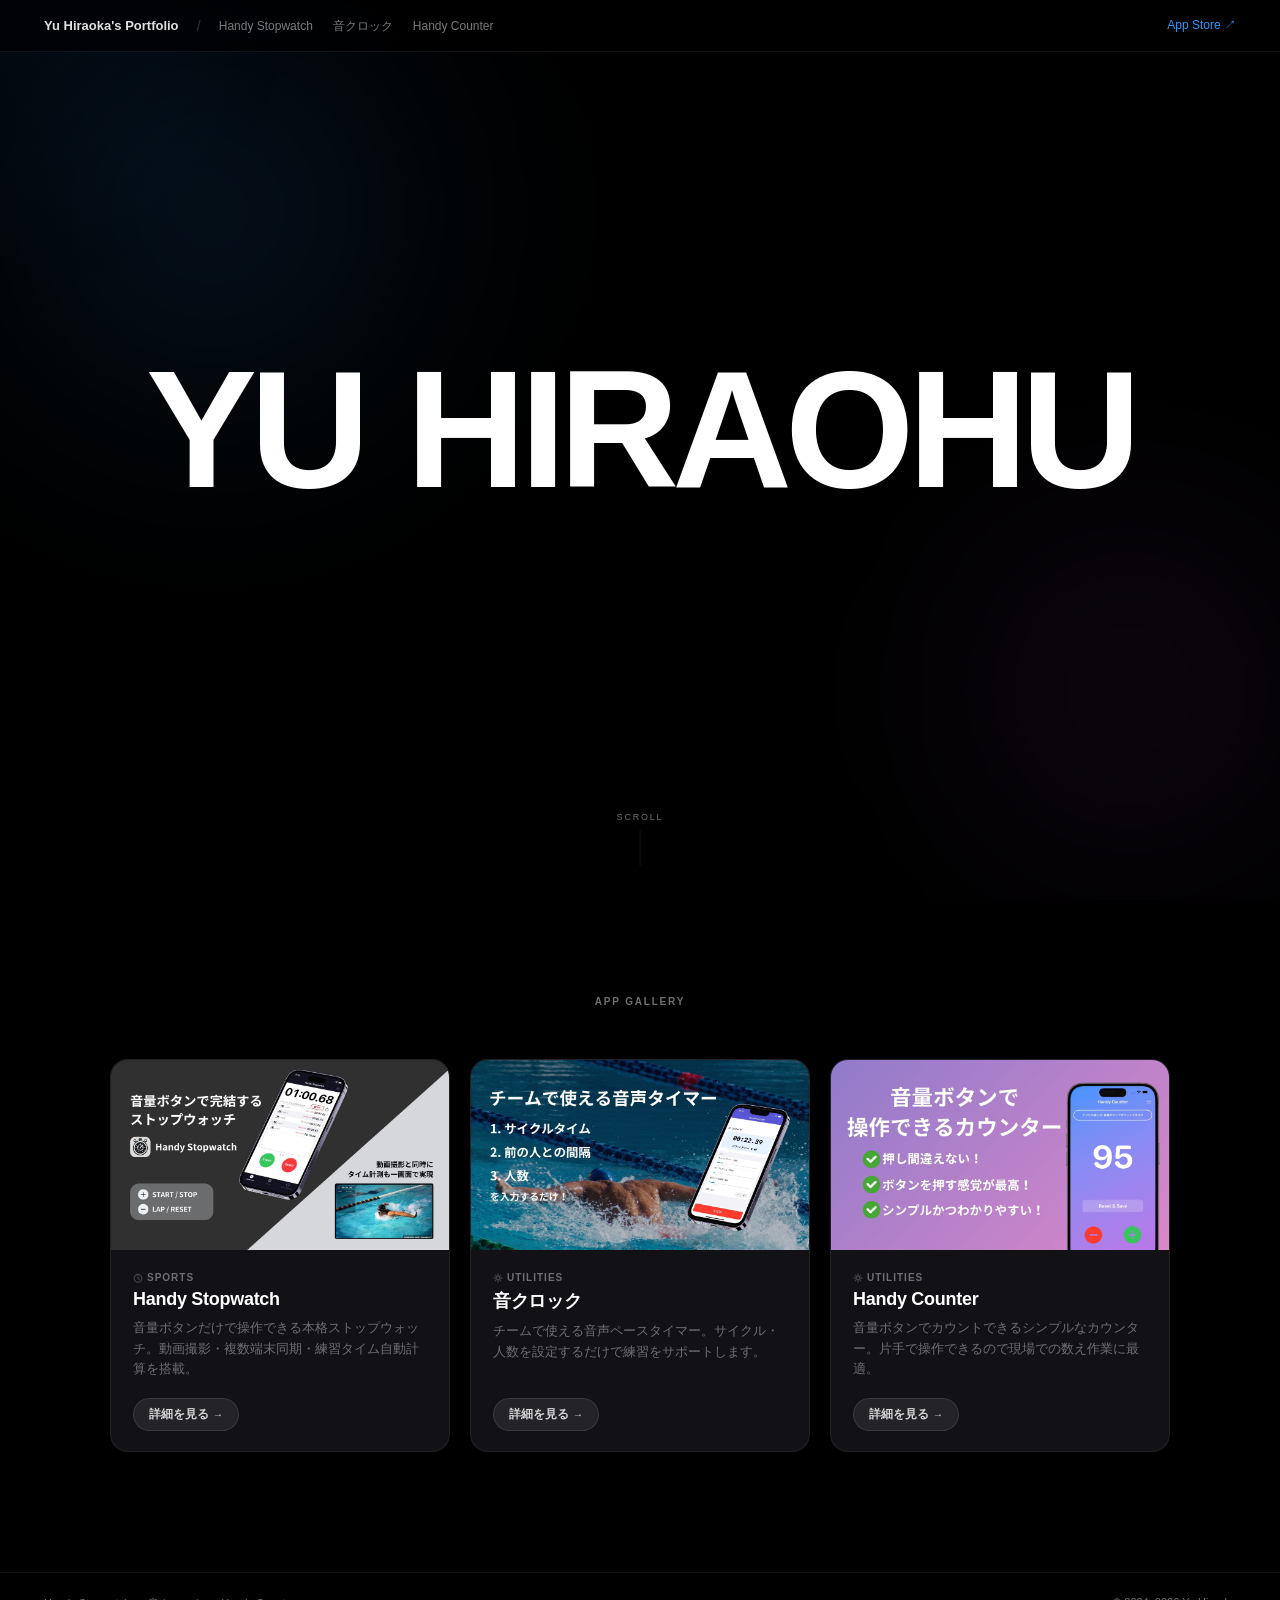
<file: index.html>
<!doctype html>
<html lang="ja">
<head>
    <title>Yu Hiraoka — iOS Developer</title>
    <meta charset="utf-8">
    <meta name="viewport" content="width=device-width,initial-scale=1.0">
    <link rel="icon" type="image/png" sizes="32x32" href="images/favicon-32.png">
    <link rel="apple-touch-icon" sizes="180x180" href="images/favicon-180.png">
    <style>
        *, *::before, *::after { box-sizing: border-box; margin: 0; padding: 0; }

        :root {
            --bg:     #000;
            --s2:     #111116;
            --border: rgba(255,255,255,0.07);
            --text:   #f0f0f5;
            --muted:  #6e6e73;
            --blue:   #2997ff;
        }

        html { scroll-behavior: smooth; }

        body {
            background: var(--bg);
            color: var(--text);
            font-family: -apple-system, BlinkMacSystemFont, "SF Pro Display",
                         "Helvetica Neue", Arial, sans-serif;
            -webkit-font-smoothing: antialiased;
            overflow-x: hidden;
        }

        /* ═══ UNIVERSAL NAV ═══ */
        nav {
            position: fixed;
            inset: 0 0 auto 0;
            z-index: 200;
            height: 52px;
            display: flex;
            align-items: center;
            padding: 0 44px;
            gap: 0;
            background: rgba(0,0,0,0.72);
            backdrop-filter: saturate(180%) blur(20px);
            -webkit-backdrop-filter: saturate(180%) blur(20px);
            border-bottom: 1px solid var(--border);
        }
        .nav-brand {
            font-size: 13px;
            font-weight: 600;
            color: rgba(255,255,255,.88);
            text-decoration: none;
            white-space: nowrap;
            flex-shrink: 0;
            transition: opacity .15s;
        }
        .nav-brand:hover { opacity: .72; }

        /* creative separator */
        .nav-sep {
            margin: 0 18px;
            color: rgba(255,255,255,.18);
            font-size: 15px;
            font-weight: 300;
            flex-shrink: 0;
            user-select: none;
        }

        /* Left-aligned product links */
        .nav-products {
            list-style: none;
            display: flex;
            gap: 20px;
            margin-right: auto;  /* pushes App Store to far right */
        }
        .nav-products a {
            font-size: 12px;
            font-weight: 500;
            color: rgba(255,255,255,.48);
            text-decoration: none;
            white-space: nowrap;
            position: relative;
            padding-bottom: 1px;
            transition: color .18s;
        }
        /* underline slide-in on hover */
        .nav-products a::after {
            content: '';
            position: absolute;
            bottom: -1px; left: 0;
            width: 0; height: 1px;
            background: rgba(255,255,255,.45);
            transition: width .24s ease;
        }
        .nav-products a:hover { color: rgba(255,255,255,.85); }
        .nav-products a:hover::after { width: 100%; }
        .nav-products a.active {
            color: #fff;
            font-weight: 600;
        }
        .nav-products a.active::after {
            width: 100%;
            background: #fff;
        }

        /* Right: App Store CTA */
        .nav-cta {
            font-size: 12px;
            font-weight: 500;
            color: var(--blue);
            text-decoration: none;
            flex-shrink: 0;
            transition: opacity .15s;
        }
        .nav-cta:hover { opacity: .72; }

        @media (max-width: 740px) {
            nav { padding: 0 20px; position: relative; }
            .nav-sep, .nav-products { display: none; }
            .nav-cta {
                position: absolute;
                left: 50%;
                transform: translateX(-50%);
            }
        }

        /* ═══ CURSOR GLOW ═══ */
        #glow {
            position: fixed;
            width: 600px; height: 600px;
            border-radius: 50%;
            background: radial-gradient(circle, rgba(41,151,255,.055) 0%, transparent 70%);
            pointer-events: none;
            transform: translate(-50%,-50%);
            z-index: 1;
            transition: left .12s ease, top .12s ease;
        }

        /* ═══ HERO ═══ */
        .hero {
            position: relative;
            height: 100svh;
            min-height: 600px;
            display: flex;
            flex-direction: column;
            align-items: center;
            justify-content: center;
            overflow: hidden;
        }

        .blob {
            position: absolute;
            border-radius: 50%;
            filter: blur(110px);
            pointer-events: none;
        }
        .blob-a {
            width: 540px; height: 540px;
            background: radial-gradient(circle, rgba(41,151,255,.18) 0%, transparent 70%);
            top: -60px; left: -60px;
            animation: blobA 22s ease-in-out infinite;
        }
        .blob-b {
            width: 420px; height: 420px;
            background: radial-gradient(circle, rgba(191,90,242,.14) 0%, transparent 70%);
            bottom: 0; right: -60px;
            animation: blobB 28s ease-in-out infinite;
        }
        @keyframes blobA {
            0%,100% { transform: translate(0,0) scale(1); }
            40%      { transform: translate(120px,100px) scale(1.1); }
            70%      { transform: translate(-30px,140px) scale(.92); }
        }
        @keyframes blobB {
            0%,100% { transform: translate(0,0) scale(1); }
            55%      { transform: translate(-140px,-90px) scale(1.14); }
        }

        .hero-name {
            position: relative;
            z-index: 2;
            font-size: clamp(62px, 13vw, 210px);
            font-weight: 800;
            letter-spacing: -.042em;
            line-height: .92;
            color: #fff;
            text-align: center;
            white-space: nowrap;
            cursor: default;
            user-select: none;
        }
        .hl {
            display: inline-block;
            transition: transform .32s cubic-bezier(.34,1.56,.64,1), color .24s;
            will-change: transform, color;
        }
        .hl-sp { display: inline-block; width: .26em; }

        .hero-role {
            position: relative;
            z-index: 2;
            margin-top: 26px;
            font-size: clamp(10px, 1.2vw, 13px);
            font-weight: 500;
            letter-spacing: .22em;
            text-transform: uppercase;
            color: var(--muted);
            opacity: 0;
            transform: translateY(10px);
            transition: opacity .7s ease, transform .7s ease;
        }
        .hero-role.show { opacity: 1; transform: translateY(0); }

        .scroll-hint {
            position: absolute;
            bottom: 34px; left: 50%;
            transform: translateX(-50%);
            display: flex; flex-direction: column; align-items: center; gap: 8px;
            opacity: 0;
            animation: fadeIn .5s ease 2.8s forwards;
        }
        .scroll-hint span {
            font-size: 9px; letter-spacing: .2em;
            text-transform: uppercase; color: var(--muted);
        }
        .scroll-bar {
            width: 1px; height: 36px;
            background: var(--border); overflow: hidden; position: relative;
        }
        .scroll-pip {
            width: 1px; height: 12px;
            background: rgba(255,255,255,.32);
            position: absolute; top: -12px;
            animation: pip 2.2s ease-in-out 2.8s infinite;
        }
        @keyframes pip {
            0%   { top: -12px; opacity: 0; }
            20%  { opacity: 1; }
            80%  { opacity: 1; }
            100% { top: 36px; opacity: 0; }
        }
        @keyframes fadeIn { to { opacity: 1; } }

        /* ═══ GALLERY ═══ */
        .gallery {
            padding: 96px 44px 120px;
        }
        .gallery-label {
            text-align: center;
            font-size: 10px;
            font-weight: 600;
            letter-spacing: .18em;
            text-transform: uppercase;
            color: var(--muted);
            margin-bottom: 52px;
        }
        .gallery-grid {
            max-width: 1060px;
            margin: 0 auto;
            display: grid;
            grid-template-columns: repeat(3, 1fr);
            gap: 20px;
        }

        /* Card */
        .card {
            background: var(--s2);
            border: 1px solid var(--border);
            border-radius: 18px;
            overflow: hidden;
            cursor: pointer;
            display: flex;
            flex-direction: column;
            transition: opacity .6s ease, transform .6s ease,
                        border-color .25s, box-shadow .3s;
            opacity: 0;
            transform: translateY(32px);
        }
        .card.visible { opacity: 1; transform: translateY(0); }
        .card:hover {
            border-color: rgba(255,255,255,.15);
            transform: translateY(-6px);
            box-shadow: 0 32px 72px rgba(0,0,0,.65);
        }
        .card-img {
            width: 100%;
            aspect-ratio: 2208 / 1242;
            overflow: hidden;
            flex-shrink: 0;
        }
        .card-img img {
            width: 100%; height: 100%;
            object-fit: cover;
            display: block;
            transition: transform .5s ease;
        }
        .card:hover .card-img img { transform: scale(1.04); }
        .card-body {
            padding: 22px 22px 20px;
            display: flex;
            flex-direction: column;
            flex: 1;
        }
        .card-cat {
            font-size: 10px;
            font-weight: 600;
            letter-spacing: .1em;
            text-transform: uppercase;
            color: var(--muted);
            margin-bottom: 5px;
        }
        .card-name {
            font-size: 18px;
            font-weight: 700;
            letter-spacing: -.28px;
            color: #fff;
            margin-bottom: 8px;
        }
        .card-desc {
            font-size: 12.5px;
            font-weight: 300;
            color: var(--muted);
            line-height: 1.65;
            flex: 1;
            margin-bottom: 18px;
        }
        .card-btn {
            display: inline-flex;
            align-items: center;
            gap: 4px;
            font-size: 11.5px;
            font-weight: 600;
            padding: 8px 15px;
            border-radius: 980px;
            text-decoration: none;
            color: rgba(255,255,255,.82);
            background: rgba(255,255,255,.08);
            border: 1px solid rgba(255,255,255,.1);
            transition: background .2s, border-color .2s;
            width: fit-content;
        }
        .card-btn:hover {
            background: rgba(255,255,255,.14);
            border-color: rgba(255,255,255,.18);
        }
        .arr { font-size: 10px; transition: transform .2s; }
        .card:hover .arr { transform: translateX(3px); }

        /* ═══ SCROLL PROGRESS ═══ */
        #scroll-progress {
            position: fixed; top: 52px; left: 0;
            height: 2px;
            background: linear-gradient(90deg, var(--blue) 0%, #bf5af2 100%);
            width: 0; z-index: 199;
            pointer-events: none;
            transition: width .08s linear;
        }

        @media (max-width: 880px) {
            .gallery-grid { grid-template-columns: 1fr; max-width: 480px; margin: 0 auto; }
        }
        @media (max-width: 520px) {
            .gallery { padding: 80px 20px 100px; }
        }

        /* ═══ FOOTER ═══ */
        footer {
            border-top: 1px solid var(--border);
            padding: 20px 44px;
            display: flex;
            align-items: center;
            justify-content: space-between;
            flex-wrap: wrap;
            gap: 10px;
        }
        .footer-links { display: flex; gap: 18px; list-style: none; }
        .footer-links a {
            font-size: 11px; color: var(--muted);
            text-decoration: none; transition: color .15s;
        }
        .footer-links a:hover { color: #fff; }
        .footer-copy { font-size: 11px; color: var(--muted); }
        @media (max-width: 520px) {
            footer { padding: 20px; flex-direction: column; align-items: flex-start; gap: 12px; }
        }
    </style>
</head>
<body>

<!-- ═══ NAV (universal) ═══ -->
<nav>
    <a href="index.html" class="nav-brand">Yu Hiraoka's Portfolio</a>
    <span class="nav-sep">/</span>
    <ul class="nav-products">
        <li><a href="handy-stopwatch.html">Handy Stopwatch</a></li>
        <li><a href="https://apps.apple.com/jp/app/%E9%9F%B3%E3%82%AF%E3%83%AD%E3%83%83%E3%82%AF/id6504010049"
               target="_blank" rel="noopener">音クロック</a></li>
        <li><a href="https://apps.apple.com/jp/app/handy-counter-%E9%9F%B3%E9%87%8F%E3%83%9C%E3%82%BF%E3%83%B3%E3%81%A7%E3%82%AB%E3%82%A6%E3%83%B3%E3%83%88/id6520395429"
               target="_blank" rel="noopener">Handy Counter</a></li>
    </ul>
    <a href="https://apps.apple.com/jp/developer/yu-hiraoka/id1750657696"
       target="_blank" rel="noopener" class="nav-cta">App Store ↗</a>
</nav>
<div id="scroll-progress"></div>

<div id="glow"></div>

<!-- ═══ HERO ═══ -->
<section class="hero">
    <div class="blob blob-a"></div>
    <div class="blob blob-b"></div>
    <div class="hero-name" id="hero-name"></div>
    <p class="hero-role" id="hero-role">iOS Developer</p>
    <div class="scroll-hint">
        <span>Scroll</span>
        <div class="scroll-bar"><div class="scroll-pip"></div></div>
    </div>
</section>

<!-- ═══ GALLERY ═══ -->
<section class="gallery" id="apps">
    <p class="gallery-label">App Gallery</p>
    <div class="gallery-grid">

        <!-- Handy Stopwatch -->
        <div class="card" onclick="location.href='handy-stopwatch.html'">
            <div class="card-img">
                <img src="images/card_handy_stopwatch.jpg" alt="Handy Stopwatch">
            </div>
            <div class="card-body">
                <p class="card-cat"><svg width="10" height="10" viewBox="0 0 12 12" fill="none" stroke="currentColor" stroke-width="1.5" stroke-linecap="round" style="opacity:.5;vertical-align:middle;margin-right:4px;margin-bottom:1px"><circle cx="6" cy="6.5" r="4.5"/><polyline points="6 4.5 6 6.5 7.5 7.5"/><line x1="4" y1="1.5" x2="8" y2="1.5"/></svg>Sports</p>
                <p class="card-name">Handy Stopwatch</p>
                <p class="card-desc">音量ボタンだけで操作できる本格ストップウォッチ。動画撮影・複数端末同期・練習タイム自動計算を搭載。</p>
                <a href="handy-stopwatch.html" class="card-btn"
                   onclick="event.stopPropagation();">
                    詳細を見る <span class="arr">→</span>
                </a>
            </div>
        </div>

        <!-- 音クロック -->
        <div class="card" onclick="window.open('https://apps.apple.com/jp/app/%E9%9F%B3%E3%82%AF%E3%83%AD%E3%83%83%E3%82%AF/id6504010049','_blank')">
            <div class="card-img">
                <img src="images/card_oto_clock.jpg" alt="音クロック">
            </div>
            <div class="card-body">
                <p class="card-cat"><svg width="10" height="10" viewBox="0 0 12 12" fill="none" stroke="currentColor" stroke-width="1.5" stroke-linecap="round" style="opacity:.5;vertical-align:middle;margin-right:4px;margin-bottom:1px"><circle cx="6" cy="6" r="2"/><path d="M6 1v2M6 9v2M1 6h2M9 6h2M2.93 2.93l1.41 1.41M7.66 7.66l1.41 1.41M2.93 9.07l1.41-1.41M7.66 4.34l1.41-1.41"/></svg>Utilities</p>
                <p class="card-name">音クロック</p>
                <p class="card-desc">チームで使える音声ペースタイマー。サイクル・人数を設定するだけで練習をサポートします。</p>
                <a href="https://apps.apple.com/jp/app/%E9%9F%B3%E3%82%AF%E3%83%AD%E3%83%83%E3%82%AF/id6504010049"
                   target="_blank" rel="noopener" class="card-btn"
                   onclick="event.stopPropagation();">
                    詳細を見る <span class="arr">→</span>
                </a>
            </div>
        </div>

        <!-- Handy Counter -->
        <div class="card" onclick="window.open('https://apps.apple.com/jp/app/handy-counter-%E9%9F%B3%E9%87%8F%E3%83%9C%E3%82%BF%E3%83%B3%E3%81%A7%E3%82%AB%E3%82%A6%E3%83%B3%E3%83%88/id6520395429','_blank')">
            <div class="card-img">
                <img src="images/card_handy_counter.jpg" alt="Handy Counter">
            </div>
            <div class="card-body">
                <p class="card-cat"><svg width="10" height="10" viewBox="0 0 12 12" fill="none" stroke="currentColor" stroke-width="1.5" stroke-linecap="round" style="opacity:.5;vertical-align:middle;margin-right:4px;margin-bottom:1px"><circle cx="6" cy="6" r="2"/><path d="M6 1v2M6 9v2M1 6h2M9 6h2M2.93 2.93l1.41 1.41M7.66 7.66l1.41 1.41M2.93 9.07l1.41-1.41M7.66 4.34l1.41-1.41"/></svg>Utilities</p>
                <p class="card-name">Handy Counter</p>
                <p class="card-desc">音量ボタンでカウントできるシンプルなカウンター。片手で操作できるので現場での数え作業に最適。</p>
                <a href="https://apps.apple.com/jp/app/handy-counter-%E9%9F%B3%E9%87%8F%E3%83%9C%E3%82%BF%E3%83%B3%E3%81%A7%E3%82%AB%E3%82%A6%E3%83%B3%E3%83%88/id6520395429"
                   target="_blank" rel="noopener" class="card-btn"
                   onclick="event.stopPropagation();">
                    詳細を見る <span class="arr">→</span>
                </a>
            </div>
        </div>

    </div>
</section>

<!-- ═══ FOOTER ═══ -->
<footer>
    <ul class="footer-links">
        <li><a href="handy-stopwatch.html">Handy Stopwatch</a></li>
        <li><a href="https://apps.apple.com/jp/app/%E9%9F%B3%E3%82%AF%E3%83%AD%E3%83%83%E3%82%AF/id6504010049"
               target="_blank" rel="noopener">音クロック</a></li>
        <li><a href="https://apps.apple.com/jp/app/handy-counter-%E9%9F%B3%E9%87%8F%E3%83%9C%E3%82%BF%E3%83%B3%E3%81%A7%E3%82%AB%E3%82%A6%E3%83%B3%E3%83%88/id6520395429"
               target="_blank" rel="noopener">Handy Counter</a></li>
    </ul>
    <span class="footer-copy">© 2024–2026 Yu Hiraoka</span>
</footer>

<script>
(function () {
    /* cursor glow */
    var g = document.getElementById('glow');
    document.addEventListener('mousemove', function (e) {
        g.style.left = e.clientX + 'px';
        g.style.top  = e.clientY + 'px';
    });

    /* letter scramble */
    var NAME   = 'YU HIRAOKA';
    var CHARS  = 'ABCDEFGHIJKLMNOPQRSTUVWXYZ';
    var COLORS = ['#2997ff','#bf5af2','#ff453a','#ffd60a','#32d74b',
                  '#ff9f0a','#5ac8f5','#ff375f','#2997ff'];

    var nameEl = document.getElementById('hero-name');
    var roleEl = document.getElementById('hero-role');
    var spans  = [];
    var ci = 0;

    NAME.split('').forEach(function (ch) {
        var s = document.createElement('span');
        if (ch === ' ') { s.className = 'hl-sp'; nameEl.appendChild(s); return; }
        s.className = 'hl';
        s.dataset.final = ch;
        s.dataset.color = COLORS[ci % COLORS.length];
        s.textContent = CHARS[Math.floor(Math.random() * CHARS.length)];
        nameEl.appendChild(s);
        spans.push(s);
        ci++;
    });

    var settled = 0;
    spans.forEach(function (sp, i) {
        setTimeout(function () {
            var f = 0, FRAMES = 20, TICK = 40;
            var iv = setInterval(function () {
                if (f >= FRAMES) {
                    sp.textContent = sp.dataset.final;
                    clearInterval(iv);
                    if (++settled === spans.length) onDone();
                    return;
                }
                sp.textContent = CHARS[Math.floor(Math.random() * CHARS.length)];
                f++;
            }, TICK);
        }, 260 + i * 85);
    });

    function onDone() {
        roleEl.classList.add('show');
        if (window.matchMedia('(hover: hover) and (pointer: fine)').matches) magnetic();
    }

    function magnetic() {
        document.addEventListener('mousemove', function (e) {
            spans.forEach(function (sp) {
                var r = sp.getBoundingClientRect();
                var dx = e.clientX - (r.left + r.width / 2);
                var dy = e.clientY - (r.top  + r.height / 2);
                var d  = Math.sqrt(dx*dx + dy*dy);
                if (d < 160 && d > 0) {
                    var p = (1 - d/160) * 30;
                    sp.style.transform = 'translate('+(-dx/d*p)+'px,'+(-dy/d*p)+'px)';
                    sp.style.color = sp.dataset.color;
                } else {
                    sp.style.transform = '';
                    sp.style.color = '';
                }
            });
        });
    }
    /* ─── scroll progress ─── */
    var prog = document.getElementById('scroll-progress');
    if (prog) {
        window.addEventListener('scroll', function() {
            var h = document.body.scrollHeight - window.innerHeight;
            if (h > 0) prog.style.width = Math.min(window.scrollY / h * 100, 100) + '%';
        }, { passive: true });
    }

    /* ─── card stagger reveal ─── */
    var cards = document.querySelectorAll('.card');
    if ('IntersectionObserver' in window) {
        var cardObs = new IntersectionObserver(function(entries) {
            entries.forEach(function(entry) {
                if (!entry.isIntersecting) return;
                var i = Array.from(cards).indexOf(entry.target);
                entry.target.style.transitionDelay = (i % 3 * 0.12) + 's';
                entry.target.classList.add('visible');
                cardObs.unobserve(entry.target);
            });
        }, { threshold: 0.12 });
        cards.forEach(function(c) { cardObs.observe(c); });
    } else {
        cards.forEach(function(c) { c.classList.add('visible'); });
    }
})();
</script>
</body>
</html>
</file>
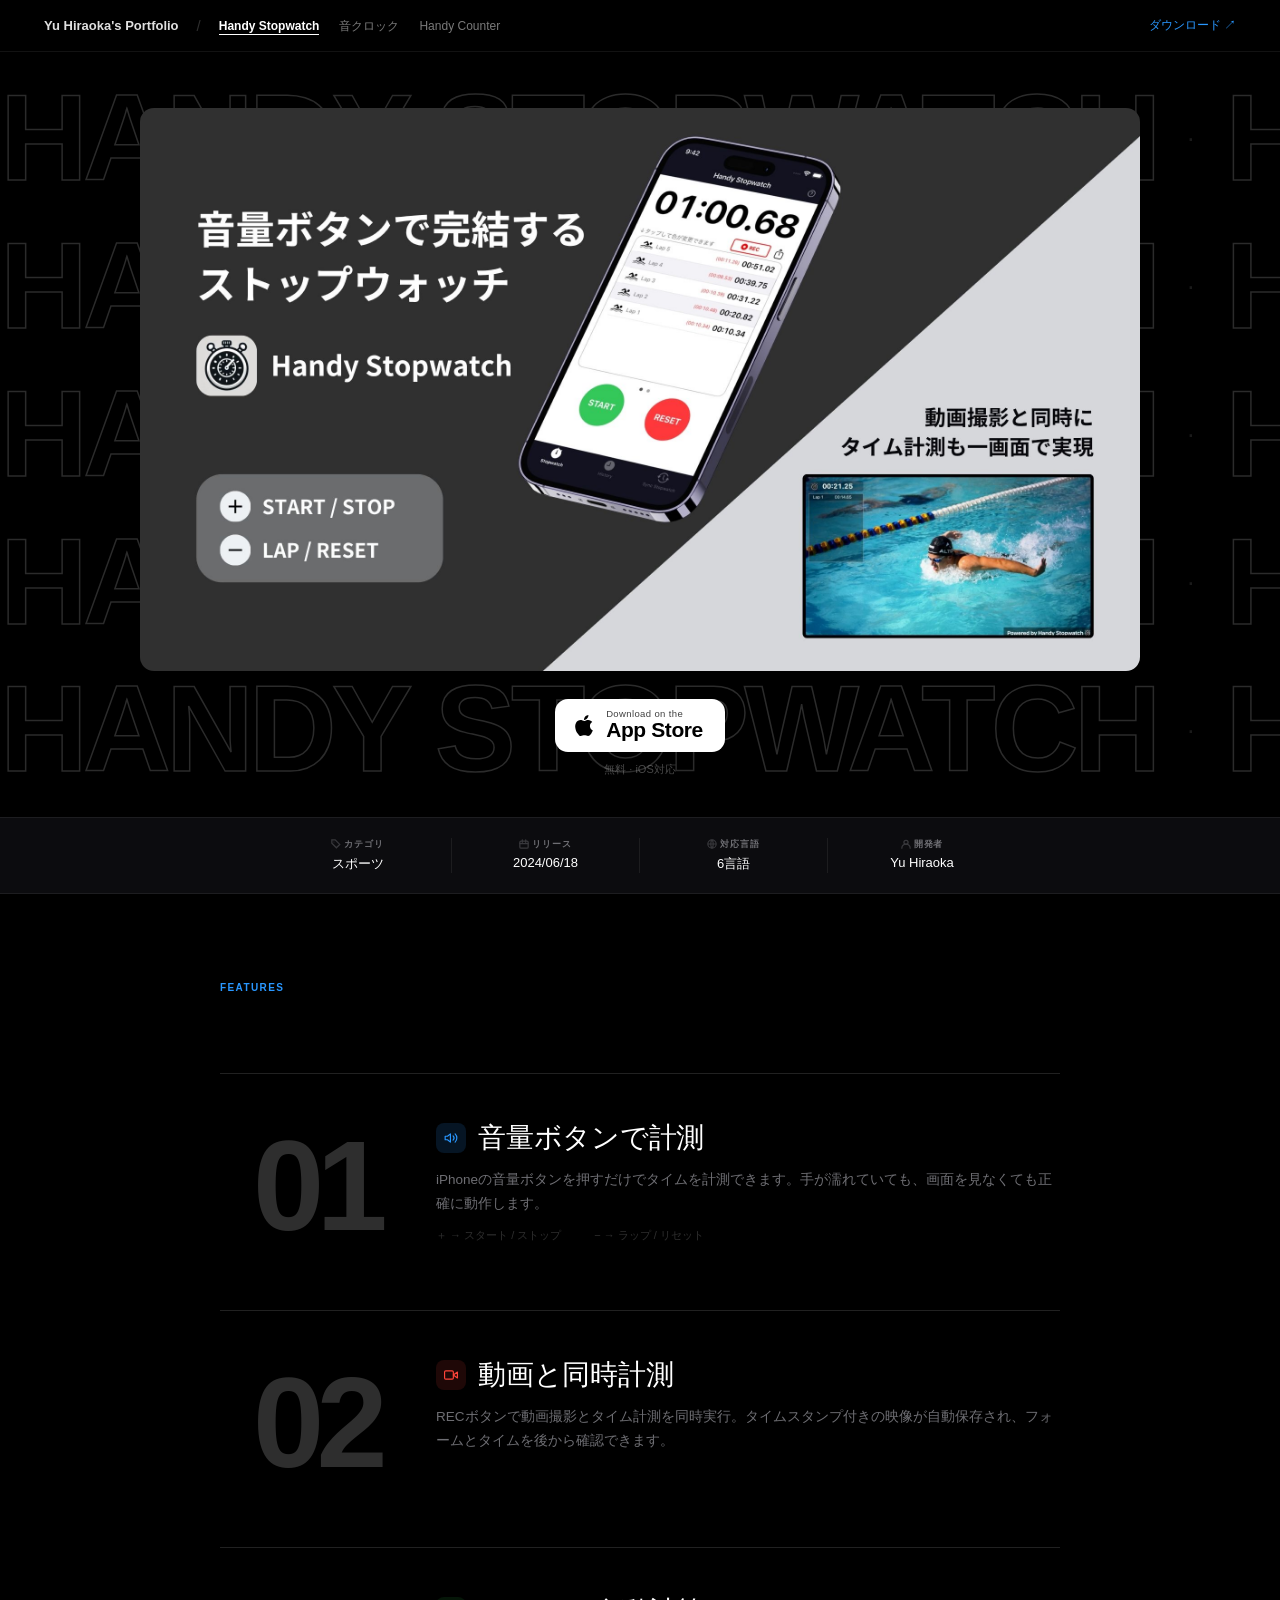
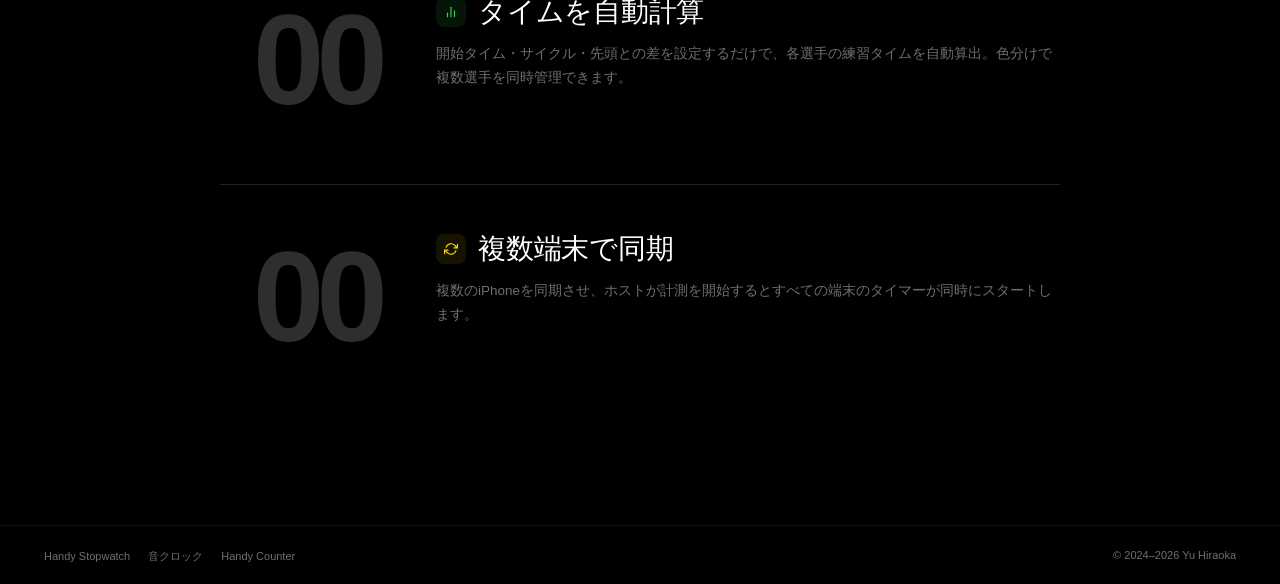
<file: handy-stopwatch.html>
<!doctype html>
<html lang="ja">
<!--
  Design Log v3 — handy-stopwatch.html
  ─────────────────────────────────────
  Hero:     "HANDY"(letter-spacing:.4em) + "STOPWATCH" as ghost outlined text
            behind boxed image. Both lines extend beyond 1080px image on sides.
  Features: Numbered editorial list (number baseline + title / description).
  Footer:   Identical to index.html.
  ─────────────────────────────────────
-->
<head>
    <title>Handy Stopwatch — Yu Hiraoka's Portfolio</title>
    <meta charset="utf-8">
    <meta name="viewport" content="width=device-width,initial-scale=1.0">
    <link rel="icon" type="image/png" sizes="32x32" href="images/favicon-32.png">
    <link rel="apple-touch-icon" sizes="180x180" href="images/favicon-180.png">
    <style>
        *, *::before, *::after { box-sizing: border-box; margin: 0; padding: 0; }

        :root {
            --bg:     #000;
            --s1:     #0c0c0f;
            --s2:     #111116;
            --border: rgba(255,255,255,0.07);
            --text:   #f0f0f5;
            --muted:  #6e6e73;
            --blue:   #2997ff;
        }

        html { scroll-behavior: smooth; }

        body {
            background: var(--bg);
            color: var(--text);
            font-family: -apple-system, BlinkMacSystemFont, "SF Pro Display",
                         "Helvetica Neue", Arial, sans-serif;
            -webkit-font-smoothing: antialiased;
            overflow-x: hidden;
        }

        /* ═══ NAV ═══ */
        nav {
            position: fixed;
            inset: 0 0 auto 0;
            z-index: 200;
            height: 52px;
            display: flex;
            align-items: center;
            padding: 0 44px;
            background: rgba(0,0,0,0.72);
            backdrop-filter: saturate(180%) blur(20px);
            -webkit-backdrop-filter: saturate(180%) blur(20px);
            border-bottom: 1px solid var(--border);
        }
        .nav-brand {
            font-size: 13px;
            font-weight: 600;
            color: rgba(255,255,255,.88);
            text-decoration: none;
            flex-shrink: 0;
            transition: opacity .15s;
        }
        .nav-brand:hover { opacity: .72; }
        .nav-sep {
            margin: 0 18px;
            color: rgba(255,255,255,.18);
            font-size: 15px;
            font-weight: 300;
            flex-shrink: 0;
            user-select: none;
        }
        .nav-products {
            list-style: none;
            display: flex;
            gap: 20px;
            margin-right: auto;
        }
        .nav-products a {
            font-size: 12px;
            font-weight: 500;
            color: rgba(255,255,255,.48);
            text-decoration: none;
            white-space: nowrap;
            position: relative;
            padding-bottom: 1px;
            transition: color .18s;
        }
        .nav-products a::after {
            content: '';
            position: absolute;
            bottom: -1px; left: 0;
            width: 0; height: 1px;
            background: rgba(255,255,255,.45);
            transition: width .24s ease;
        }
        .nav-products a:hover { color: rgba(255,255,255,.85); }
        .nav-products a:hover::after { width: 100%; }
        .nav-products a.active { color: #fff; font-weight: 600; }
        .nav-products a.active::after { width: 100%; background: #fff; }
        .nav-cta {
            font-size: 12px;
            font-weight: 500;
            color: var(--blue);
            text-decoration: none;
            flex-shrink: 0;
            transition: opacity .15s;
        }
        .nav-cta:hover { opacity: .72; }
        @media (max-width: 740px) {
            nav { padding: 0 20px; }
            .nav-sep, .nav-products { display: none; }
        }

        /* ═══ HERO ═══ */
        .hero {
            margin-top: 52px;
            background: var(--bg);
            position: relative;
            overflow: hidden;
        }

        /* ═══ TICKER ═══ */
        .hero-tickers {
            position: absolute;
            inset: 0;
            z-index: 0;
            display: flex;
            flex-direction: column;
            justify-content: space-evenly;
            pointer-events: none;
            user-select: none;
            overflow: hidden;
        }
        .ticker-row {
            overflow: hidden;
            display: flex;
            align-items: center;
        }
        /* Each inner: original items + exact duplicate → -50% loops seamlessly */
        .ticker-inner {
            display: flex;
            align-items: center;
            width: max-content;
            flex-shrink: 0;
        }
        .ticker-inner.to-left  { animation: tickLeft  26s linear infinite; }
        .ticker-inner.to-right { animation: tickRight 26s linear infinite; }
        @keyframes tickLeft  {
            from { transform: translateX(0); }
            to   { transform: translateX(-50%); }
        }
        @keyframes tickRight {
            from { transform: translateX(-50%); }
            to   { transform: translateX(0); }
        }
        .t-text {
            font-size: clamp(72px, 9.5vw, 148px);
            font-weight: 900;
            letter-spacing: -.04em;
            line-height: 1;
            color: transparent;
            -webkit-text-stroke: 1.5px rgba(255,255,255,.17);
            white-space: nowrap;
        }
        .t-sep {
            color: rgba(255,255,255,.1);
            font-size: clamp(16px, 2vw, 28px);
            margin: 0 clamp(20px, 2.4vw, 44px);
            white-space: nowrap;
        }

        /* Image + DL on top */
        .hero-fg {
            position: relative;
            z-index: 1;
        }
        .hero-box {
            max-width: 1080px;
            margin: 0 auto;
            padding: 56px 40px 0;
        }
        .hero-box img {
            width: 100%;
            display: block;
            border-radius: 14px;
        }
        .hero-dl {
            padding: 28px 24px 40px;
            display: flex;
            flex-direction: column;
            align-items: center;
            gap: 10px;
        }

        /* ── App Store badge (white / dark-bg向け) ── */
        .badge-appstore {
            display: inline-flex;
            align-items: center;
            gap: 11px;
            background: #fff;
            color: #000;
            padding: 10px 22px 10px 18px;
            border-radius: 13px;
            text-decoration: none;
            transition: opacity .2s, transform .15s;
        }
        .badge-appstore:hover { opacity: .88; transform: translateY(-1px); }
        .badge-apple-logo { width: 22px; height: 27px; flex-shrink: 0; }
        .badge-label { display: flex; flex-direction: column; gap: 0; line-height: 1; }
        .badge-label-top {
            font-size: 9.5px; font-weight: 400;
            letter-spacing: .04em; opacity: .75;
        }
        .badge-label-bottom {
            font-size: 21px; font-weight: 700;
            letter-spacing: -.4px; line-height: 1.15;
        }
        .dl-note { font-size: 11px; color: rgba(255,255,255,.28); }

        @media (max-width: 640px) {
            .hero-box { padding: 20px 0 0; }
            .hero-box img { border-radius: 0; }
            .t-text { font-size: clamp(52px, 14vw, 100px); }
        }

        /* ═══ META ═══ */
        .meta {
            background: var(--s1);
            border-top: 1px solid var(--border);
            border-bottom: 1px solid var(--border);
        }
        .meta-inner {
            max-width: 800px;
            margin: 0 auto;
            padding: 20px 24px;
            display: grid;
            grid-template-columns: repeat(4, 1fr);
            text-align: center;
        }
        .meta-cell {
            padding: 0 8px;
            border-right: 1px solid var(--border);
        }
        .meta-cell:last-child { border-right: none; }
        .meta-lbl {
            font-size: 9px;
            font-weight: 600;
            text-transform: uppercase;
            letter-spacing: .1em;
            color: var(--muted);
            margin-bottom: 4px;
        }
        .meta-val {
            font-size: 13px;
            font-weight: 500;
            color: #fff;
        }
        @media (max-width: 440px) {
            .meta-inner { grid-template-columns: repeat(2,1fr); gap: 16px 0; }
            .meta-cell { border-right: none; }
        }

        /* ═══ FEATURES — scroll reveal: line draw → count-up → content ═══ */
        .features {
            background: var(--bg);
            padding: 88px 44px 104px;
        }
        .feat-header { max-width: 840px; margin: 0 auto 80px; }
        .eyebrow {
            font-size: 10px; font-weight: 600;
            text-transform: uppercase; letter-spacing: .14em; color: var(--blue);
        }
        .feat-list { max-width: 840px; margin: 0 auto; }

        /* Item: flex column so line sits above the grid */
        .feat-item { display: flex; flex-direction: column; padding-bottom: 60px; }

        /* ① Line draws left → right on scroll */
        .feat-line {
            height: 1px;
            background: rgba(255,255,255,.13);
            margin-bottom: 48px;
            transform-origin: left center;
            transform: scaleX(0);
            transition: transform .9s cubic-bezier(.25,1,.5,1);
        }
        .feat-item.visible .feat-line { transform: scaleX(1); }

        /* Grid: number col | content col */
        .feat-grid {
            display: grid;
            grid-template-columns: 160px 1fr;
            column-gap: 56px;
            align-items: start;
        }

        /* ② Number counts up from 00 */
        .feat-num {
            font-size: clamp(80px, 10vw, 140px);
            font-weight: 900;
            letter-spacing: -.06em;
            line-height: 1;
            color: rgba(255,255,255,.18);
            text-align: right;
            font-variant-numeric: tabular-nums;
            opacity: 0;
            transition: opacity .3s ease .45s;
        }
        .feat-item.visible .feat-num { opacity: 1; }

        /* ③ Icon + title row */
        .feat-name-row {
            display: flex;
            align-items: center;
            gap: 12px;
            margin-bottom: 14px;
            opacity: 0;
            transform: translateY(14px);
            transition: opacity .5s ease .62s, transform .5s ease .62s;
        }
        .feat-item.visible .feat-name-row { opacity: 1; transform: translateY(0); }

        .feat-icon-sm {
            width: 30px; height: 30px;
            border-radius: 8px;
            display: flex; align-items: center; justify-content: center;
            flex-shrink: 0;
        }
        .feat-icon-sm svg { width: 14px; height: 14px; }

        .feat-name {
            font-size: clamp(19px, 2.4vw, 28px);
            font-weight: 500;
            letter-spacing: -.25px;
            line-height: 1.15;
            color: #fff;
        }

        /* ④ Description */
        .feat-desc {
            font-size: 13.5px;
            font-weight: 300;
            color: var(--muted);
            line-height: 1.78;
            opacity: 0;
            transform: translateY(10px);
            transition: opacity .5s ease .76s, transform .5s ease .76s;
        }
        .feat-item.visible .feat-desc { opacity: 1; transform: translateY(0); }

        .feat-sub {
            margin-top: 10px;
            font-size: 11px;
            color: rgba(255,255,255,.18);
            line-height: 1.8;
            opacity: 0;
            transition: opacity .4s ease .9s;
        }
        .feat-item.visible .feat-sub { opacity: 1; }

        @media (max-width: 640px) {
            .features { padding: 64px 20px 80px; }
            .feat-grid { grid-template-columns: 1fr; gap: 16px; }
            .feat-num { text-align: left; font-size: clamp(56px, 18vw, 96px); }
            .feat-item { padding-bottom: 40px; }
            .feat-line { margin-bottom: 32px; }
        }

        /* ═══ SCROLL PROGRESS ═══ */
        #scroll-progress {
            position: fixed; top: 52px; left: 0;
            height: 2px;
            background: linear-gradient(90deg, var(--blue) 0%, #bf5af2 100%);
            width: 0; z-index: 199;
            pointer-events: none;
            transition: width .08s linear;
        }

        /* ═══ META ICONS ═══ */
        .meta-icon-svg {
            width: 10px; height: 10px;
            display: inline-block;
            vertical-align: middle;
            margin-right: 3px;
            margin-bottom: 2px;
            opacity: .45;
        }

        /* ═══ FOOTER — identical to index.html ═══ */
        footer {
            border-top: 1px solid var(--border);
            padding: 20px 44px;
            display: flex;
            align-items: center;
            justify-content: space-between;
            flex-wrap: wrap;
            gap: 10px;
        }
        .footer-links { display: flex; gap: 18px; list-style: none; }
        .footer-links a {
            font-size: 11px;
            color: var(--muted);
            text-decoration: none;
            transition: color .15s;
        }
        .footer-links a:hover { color: #fff; }
        .footer-copy { font-size: 11px; color: var(--muted); }
        @media (max-width: 520px) {
            footer { padding: 20px; flex-direction: column; align-items: flex-start; gap: 12px; }
        }
    </style>
</head>
<body>

<!-- NAV -->
<nav>
    <a href="index.html" class="nav-brand">Yu Hiraoka's Portfolio</a>
    <span class="nav-sep">/</span>
    <ul class="nav-products">
        <li><a href="handy-stopwatch.html" class="active">Handy Stopwatch</a></li>
        <li><a href="https://apps.apple.com/jp/app/%E9%9F%B3%E3%82%AF%E3%83%AD%E3%83%83%E3%82%AF/id6504010049"
               target="_blank" rel="noopener">音クロック</a></li>
        <li><a href="https://apps.apple.com/jp/app/handy-counter-%E9%9F%B3%E9%87%8F%E3%83%9C%E3%82%BF%E3%83%B3%E3%81%A7%E3%82%AB%E3%82%A6%E3%83%B3%E3%83%88/id6520395429"
               target="_blank" rel="noopener">Handy Counter</a></li>
    </ul>
    <a href="https://apps.apple.com/jp/app/handy-stopwatch/id6504489579"
       target="_blank" rel="noopener" class="nav-cta">ダウンロード ↗</a>
</nav>

<div id="scroll-progress"></div>

<!-- HERO -->
<section class="hero">

    <!-- Infinite ticker: 2 rows, opposite directions -->
    <div class="hero-tickers" aria-hidden="true">

        <!-- Row 1 → left  26s -->
        <div class="ticker-row">
            <div class="ticker-inner to-left" style="animation-duration:26s">
                <span class="t-text">HANDY STOPWATCH</span><span class="t-sep">·</span>
                <span class="t-text">HANDY STOPWATCH</span><span class="t-sep">·</span>
                <span class="t-text">HANDY STOPWATCH</span><span class="t-sep">·</span>
                <span class="t-text">HANDY STOPWATCH</span><span class="t-sep">·</span>
                <span class="t-text">HANDY STOPWATCH</span><span class="t-sep">·</span>
                <span class="t-text">HANDY STOPWATCH</span><span class="t-sep">·</span>
                <span class="t-text">HANDY STOPWATCH</span><span class="t-sep">·</span>
                <span class="t-text">HANDY STOPWATCH</span><span class="t-sep">·</span>
            </div>
        </div>

        <!-- Row 2 → right  22s -->
        <div class="ticker-row">
            <div class="ticker-inner to-right" style="animation-duration:22s">
                <span class="t-text">HANDY STOPWATCH</span><span class="t-sep">·</span>
                <span class="t-text">HANDY STOPWATCH</span><span class="t-sep">·</span>
                <span class="t-text">HANDY STOPWATCH</span><span class="t-sep">·</span>
                <span class="t-text">HANDY STOPWATCH</span><span class="t-sep">·</span>
                <span class="t-text">HANDY STOPWATCH</span><span class="t-sep">·</span>
                <span class="t-text">HANDY STOPWATCH</span><span class="t-sep">·</span>
                <span class="t-text">HANDY STOPWATCH</span><span class="t-sep">·</span>
                <span class="t-text">HANDY STOPWATCH</span><span class="t-sep">·</span>
            </div>
        </div>

        <!-- Row 3 → left  30s -->
        <div class="ticker-row">
            <div class="ticker-inner to-left" style="animation-duration:30s">
                <span class="t-text">HANDY STOPWATCH</span><span class="t-sep">·</span>
                <span class="t-text">HANDY STOPWATCH</span><span class="t-sep">·</span>
                <span class="t-text">HANDY STOPWATCH</span><span class="t-sep">·</span>
                <span class="t-text">HANDY STOPWATCH</span><span class="t-sep">·</span>
                <span class="t-text">HANDY STOPWATCH</span><span class="t-sep">·</span>
                <span class="t-text">HANDY STOPWATCH</span><span class="t-sep">·</span>
                <span class="t-text">HANDY STOPWATCH</span><span class="t-sep">·</span>
                <span class="t-text">HANDY STOPWATCH</span><span class="t-sep">·</span>
            </div>
        </div>

        <!-- Row 4 → right  24s -->
        <div class="ticker-row">
            <div class="ticker-inner to-right" style="animation-duration:24s">
                <span class="t-text">HANDY STOPWATCH</span><span class="t-sep">·</span>
                <span class="t-text">HANDY STOPWATCH</span><span class="t-sep">·</span>
                <span class="t-text">HANDY STOPWATCH</span><span class="t-sep">·</span>
                <span class="t-text">HANDY STOPWATCH</span><span class="t-sep">·</span>
                <span class="t-text">HANDY STOPWATCH</span><span class="t-sep">·</span>
                <span class="t-text">HANDY STOPWATCH</span><span class="t-sep">·</span>
                <span class="t-text">HANDY STOPWATCH</span><span class="t-sep">·</span>
                <span class="t-text">HANDY STOPWATCH</span><span class="t-sep">·</span>
            </div>
        </div>

        <!-- Row 5 → left  28s -->
        <div class="ticker-row">
            <div class="ticker-inner to-left" style="animation-duration:28s">
                <span class="t-text">HANDY STOPWATCH</span><span class="t-sep">·</span>
                <span class="t-text">HANDY STOPWATCH</span><span class="t-sep">·</span>
                <span class="t-text">HANDY STOPWATCH</span><span class="t-sep">·</span>
                <span class="t-text">HANDY STOPWATCH</span><span class="t-sep">·</span>
                <span class="t-text">HANDY STOPWATCH</span><span class="t-sep">·</span>
                <span class="t-text">HANDY STOPWATCH</span><span class="t-sep">·</span>
                <span class="t-text">HANDY STOPWATCH</span><span class="t-sep">·</span>
                <span class="t-text">HANDY STOPWATCH</span><span class="t-sep">·</span>
            </div>
        </div>

    </div>

    <!-- Image + CTA above tickers -->
    <div class="hero-fg">
        <div class="hero-box">
            <img src="images/card_handy_stopwatch.jpg"
                 alt="Handy Stopwatch — 音量ボタンで完結するストップウォッチ">
        </div>
        <div class="hero-dl">
            <a href="https://apps.apple.com/jp/app/handy-stopwatch/id6504489579"
               target="_blank" rel="noopener" class="badge-appstore">
                <!-- Apple logo SVG -->
                <svg class="badge-apple-logo" viewBox="0 0 170 170" fill="currentColor"
                     xmlns="http://www.w3.org/2000/svg">
                    <path d="M150.37 130.25c-2.45 5.66-5.35 10.87-8.71 15.66-4.58 6.53-8.33 11.05-11.22 13.56-4.48 4.12-9.28 6.23-14.42 6.35-3.69 0-8.14-1.05-13.32-3.18-5.2-2.12-9.97-3.17-14.34-3.17-4.58 0-9.49 1.05-14.75 3.17-5.26 2.13-9.5 3.24-12.74 3.35-4.93.21-9.84-1.96-14.75-6.52-3.13-2.73-7.04-7.41-11.73-14.04-5.03-7.08-9.17-15.29-12.41-24.65-3.47-10.11-5.21-19.9-5.21-29.38 0-10.86 2.35-20.22 7.05-28.07 3.69-6.3 8.61-11.27 14.76-14.93s12.79-5.51 19.95-5.63c3.91 0 9.05 1.21 15.43 3.59 6.36 2.39 10.45 3.6 12.24 3.6 1.34 0 5.88-1.42 13.57-4.24 7.27-2.62 13.42-3.7 18.45-3.27 13.63 1.1 23.87 6.47 30.68 16.15-12.19 7.39-18.22 17.73-18.1 31 .11 10.34 3.86 18.94 11.23 25.77 3.34 3.17 7.07 5.62 11.22 7.36-.9 2.61-1.85 5.11-2.86 7.51zM119.11 7.24c0 8.1-2.96 15.67-8.86 22.67-7.12 8.32-15.73 13.13-25.07 12.37a25.2 25.2 0 0 1-.19-3.07c0-7.78 3.39-16.1 9.4-22.91 3-3.45 6.82-6.31 11.45-8.6 4.62-2.25 8.99-3.5 13.1-3.71.12 1.02.17 2.04.17 3.25z"/>
                </svg>
                <div class="badge-label">
                    <span class="badge-label-top">Download on the</span>
                    <span class="badge-label-bottom">App Store</span>
                </div>
            </a>
            <span class="dl-note">無料 · iOS対応</span>
        </div>
    </div>
</section>

<!-- META -->
<div class="meta">
    <div class="meta-inner">
        <div class="meta-cell">
            <div class="meta-lbl"><svg class="meta-icon-svg" viewBox="0 0 12 12" fill="none" stroke="currentColor" stroke-width="1.5" stroke-linecap="round"><path d="M1 1h4l5.5 5.5-4 4L1 5V1z"/><circle cx="3.5" cy="3.5" r=".6" fill="currentColor" stroke="none"/></svg>カテゴリ</div>
            <div class="meta-val">スポーツ</div>
        </div>
        <div class="meta-cell">
            <div class="meta-lbl"><svg class="meta-icon-svg" viewBox="0 0 12 12" fill="none" stroke="currentColor" stroke-width="1.5" stroke-linecap="round"><rect x="1" y="2.5" width="10" height="8.5" rx="1.5"/><path d="M4 1v3M8 1v3M1 5.5h10"/></svg>リリース</div>
            <div class="meta-val">2024/06/18</div>
        </div>
        <div class="meta-cell">
            <div class="meta-lbl"><svg class="meta-icon-svg" viewBox="0 0 12 12" fill="none" stroke="currentColor" stroke-width="1.4"><circle cx="6" cy="6" r="5"/><path d="M6 1c-2 2-2 8 0 10M6 1c2 2 2 8 0 10M1 6h10"/></svg>対応言語</div>
            <div class="meta-val">6言語</div>
        </div>
        <div class="meta-cell">
            <div class="meta-lbl"><svg class="meta-icon-svg" viewBox="0 0 12 12" fill="none" stroke="currentColor" stroke-width="1.5" stroke-linecap="round"><circle cx="6" cy="4" r="2.5"/><path d="M1 11c0-2.76 2.24-5 5-5s5 2.24 5 5"/></svg>開発者</div>
            <div class="meta-val">Yu Hiraoka</div>
        </div>
    </div>
</div>

<!-- FEATURES -->
<section class="features">
    <div class="feat-header">
        <p class="eyebrow">Features</p>
    </div>
    <div class="feat-list">

        <div class="feat-item">
            <div class="feat-line"></div>
            <div class="feat-grid">
                <span class="feat-num" data-n="1">00</span>
                <div>
                    <div class="feat-name-row">
                        <div class="feat-icon-sm" style="background:rgba(41,151,255,.14);">
                            <svg viewBox="0 0 24 24" fill="none" stroke="#2997ff" stroke-width="2"
                                 stroke-linecap="round" stroke-linejoin="round">
                                <polygon points="11 5 6 9 2 9 2 15 6 15 11 19 11 5"/>
                                <path d="M19.07 4.93a10 10 0 0 1 0 14.14"/>
                                <path d="M15.54 8.46a5 5 0 0 1 0 7.07"/>
                            </svg>
                        </div>
                        <p class="feat-name">音量ボタンで計測</p>
                    </div>
                    <p class="feat-desc">iPhoneの音量ボタンを押すだけでタイムを計測できます。手が濡れていても、画面を見なくても正確に動作します。</p>
                    <p class="feat-sub">＋ → スタート / ストップ　　　− → ラップ / リセット</p>
                </div>
            </div>
        </div>

        <div class="feat-item">
            <div class="feat-line"></div>
            <div class="feat-grid">
                <span class="feat-num" data-n="2">00</span>
                <div>
                    <div class="feat-name-row">
                        <div class="feat-icon-sm" style="background:rgba(255,69,58,.12);">
                            <svg viewBox="0 0 24 24" fill="none" stroke="#ff453a" stroke-width="2"
                                 stroke-linecap="round" stroke-linejoin="round">
                                <polygon points="23 7 16 12 23 17 23 7"/>
                                <rect x="1" y="5" width="15" height="14" rx="2" ry="2"/>
                            </svg>
                        </div>
                        <p class="feat-name">動画と同時計測</p>
                    </div>
                    <p class="feat-desc">RECボタンで動画撮影とタイム計測を同時実行。タイムスタンプ付きの映像が自動保存され、フォームとタイムを後から確認できます。</p>
                </div>
            </div>
        </div>

        <div class="feat-item">
            <div class="feat-line"></div>
            <div class="feat-grid">
                <span class="feat-num" data-n="3">00</span>
                <div>
                    <div class="feat-name-row">
                        <div class="feat-icon-sm" style="background:rgba(50,215,75,.1);">
                            <svg viewBox="0 0 24 24" fill="none" stroke="#32d74b" stroke-width="2"
                                 stroke-linecap="round" stroke-linejoin="round">
                                <line x1="18" y1="20" x2="18" y2="10"/>
                                <line x1="12" y1="20" x2="12" y2="4"/>
                                <line x1="6"  y1="20" x2="6"  y2="14"/>
                            </svg>
                        </div>
                        <p class="feat-name">タイムを自動計算</p>
                    </div>
                    <p class="feat-desc">開始タイム・サイクル・先頭との差を設定するだけで、各選手の練習タイムを自動算出。色分けで複数選手を同時管理できます。</p>
                </div>
            </div>
        </div>

        <div class="feat-item">
            <div class="feat-line"></div>
            <div class="feat-grid">
                <span class="feat-num" data-n="4">00</span>
                <div>
                    <div class="feat-name-row">
                        <div class="feat-icon-sm" style="background:rgba(255,214,10,.09);">
                            <svg viewBox="0 0 24 24" fill="none" stroke="#ffd60a" stroke-width="2"
                                 stroke-linecap="round" stroke-linejoin="round">
                                <polyline points="23 4 23 10 17 10"/>
                                <polyline points="1 20 1 14 7 14"/>
                                <path d="M3.51 9a9 9 0 0 1 14.85-3.36L23 10M1 14l4.64 4.36A9 9 0 0 0 20.49 15"/>
                            </svg>
                        </div>
                        <p class="feat-name">複数端末で同期</p>
                    </div>
                    <p class="feat-desc">複数のiPhoneを同期させ、ホストが計測を開始するとすべての端末のタイマーが同時にスタートします。</p>
                </div>
            </div>
        </div>

    </div>
</section>

<!-- FOOTER — identical to index.html -->
<script>
(function() {
    /* ─── scroll progress ─── */
    var prog = document.getElementById('scroll-progress');
    if (prog) {
        window.addEventListener('scroll', function() {
            var h = document.body.scrollHeight - window.innerHeight;
            if (h > 0) prog.style.width = Math.min(window.scrollY / h * 100, 100) + '%';
        }, { passive: true });
    }

    /* ─── feat-item reveal + count-up ─── */
    var items = document.querySelectorAll('.feat-item');
    if ('IntersectionObserver' in window) {
        var obs = new IntersectionObserver(function(entries) {
            entries.forEach(function(entry) {
                if (!entry.isIntersecting) return;
                var el = entry.target;
                el.classList.add('visible');

                var numEl  = el.querySelector('.feat-num');
                var target = numEl ? parseInt(numEl.dataset.n, 10) : 0;
                if (numEl && target > 0) {
                    /* start count-up when number fades in (~750ms after visible) */
                    setTimeout(function() {
                        var steps = 18, step = 0;
                        var iv = setInterval(function() {
                            step++;
                            numEl.textContent =
                                String(Math.round(target * step / steps)).padStart(2, '0');
                            if (step >= steps) {
                                numEl.textContent = String(target).padStart(2, '0');
                                clearInterval(iv);
                            }
                        }, 700 / steps);
                    }, 750);
                }
                obs.unobserve(el);
            });
        }, { rootMargin: '0px 0px -60px 0px', threshold: 0.15 });

        items.forEach(function(el) { obs.observe(el); });
    } else {
        items.forEach(function(el) { el.classList.add('visible'); });
    }
})();
</script>
<footer>
    <ul class="footer-links">
        <li><a href="handy-stopwatch.html">Handy Stopwatch</a></li>
        <li><a href="https://apps.apple.com/jp/app/%E9%9F%B3%E3%82%AF%E3%83%AD%E3%83%83%E3%82%AF/id6504010049"
               target="_blank" rel="noopener">音クロック</a></li>
        <li><a href="https://apps.apple.com/jp/app/handy-counter-%E9%9F%B3%E9%87%8F%E3%83%9C%E3%82%BF%E3%83%B3%E3%81%A7%E3%82%AB%E3%82%A6%E3%83%B3%E3%83%88/id6520395429"
               target="_blank" rel="noopener">Handy Counter</a></li>
    </ul>
    <span class="footer-copy">© 2024–2026 Yu Hiraoka</span>
</footer>

</body>
</html>
</file>
